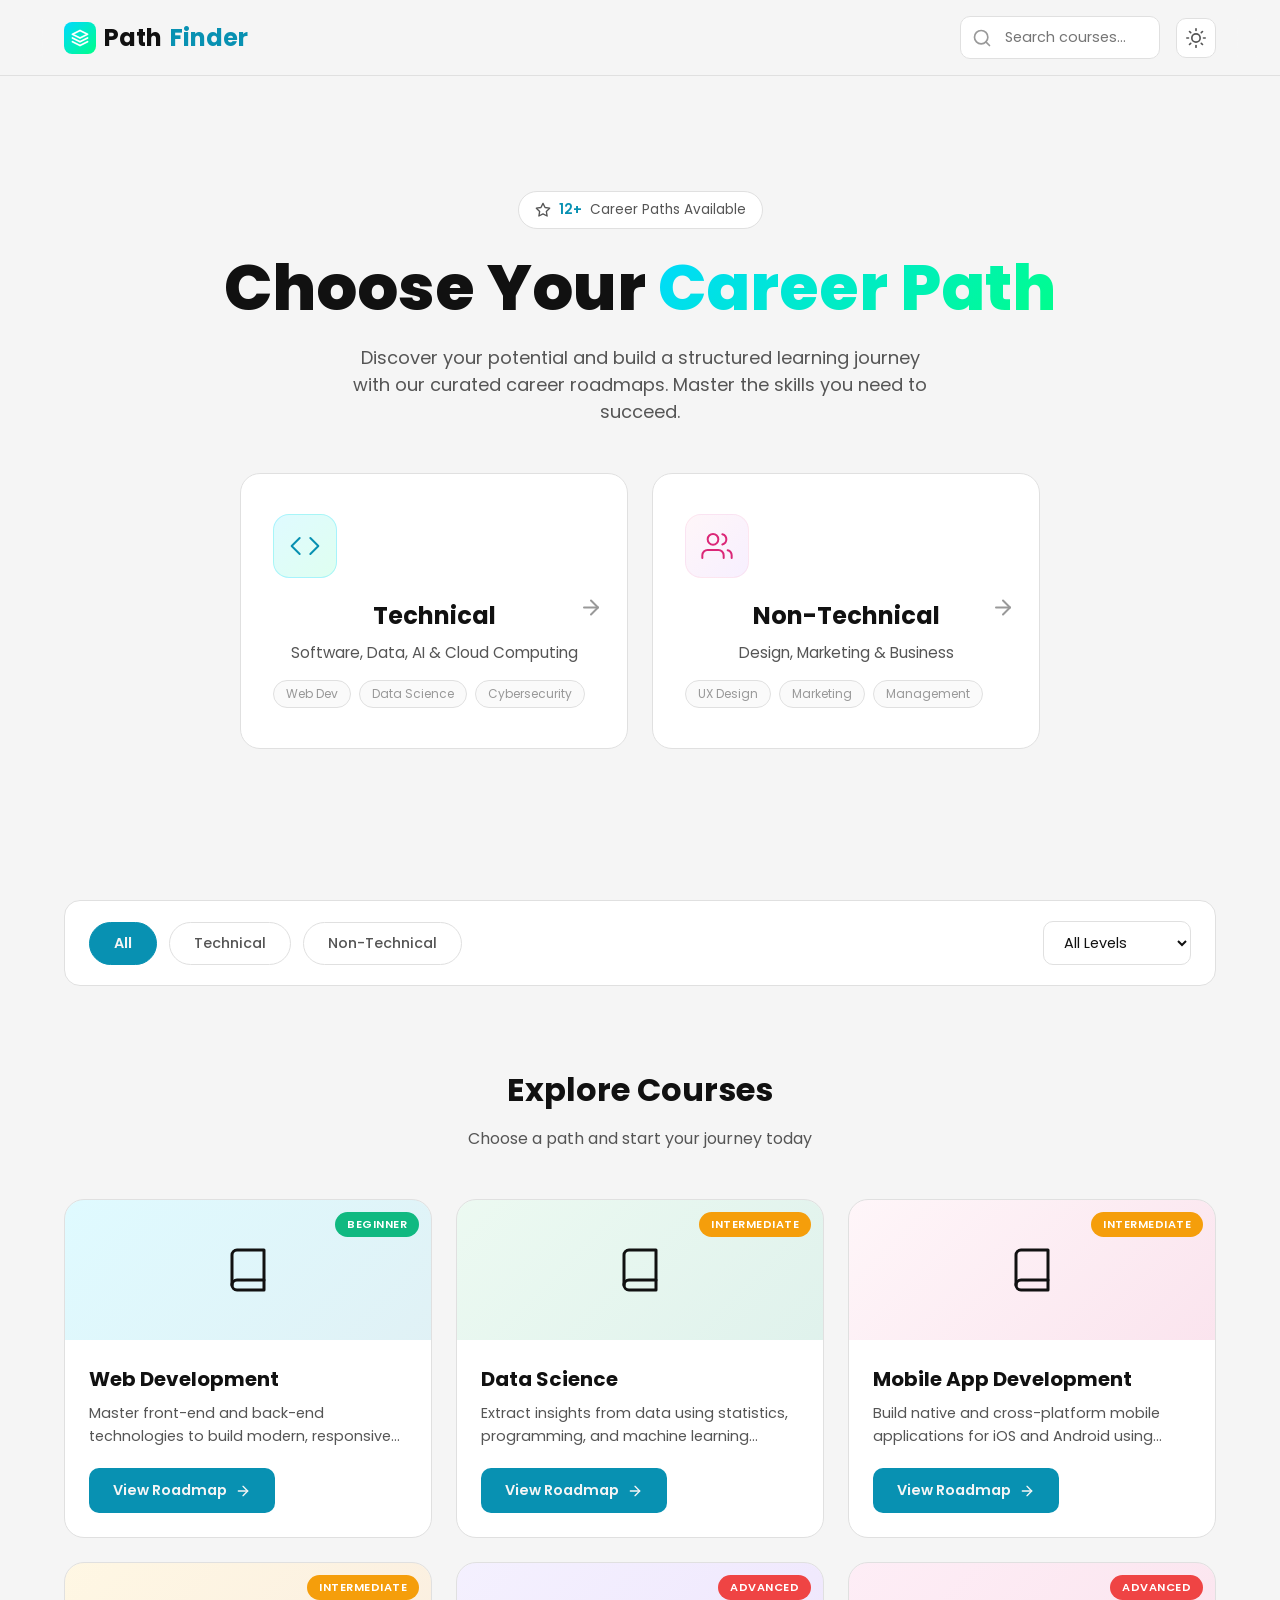
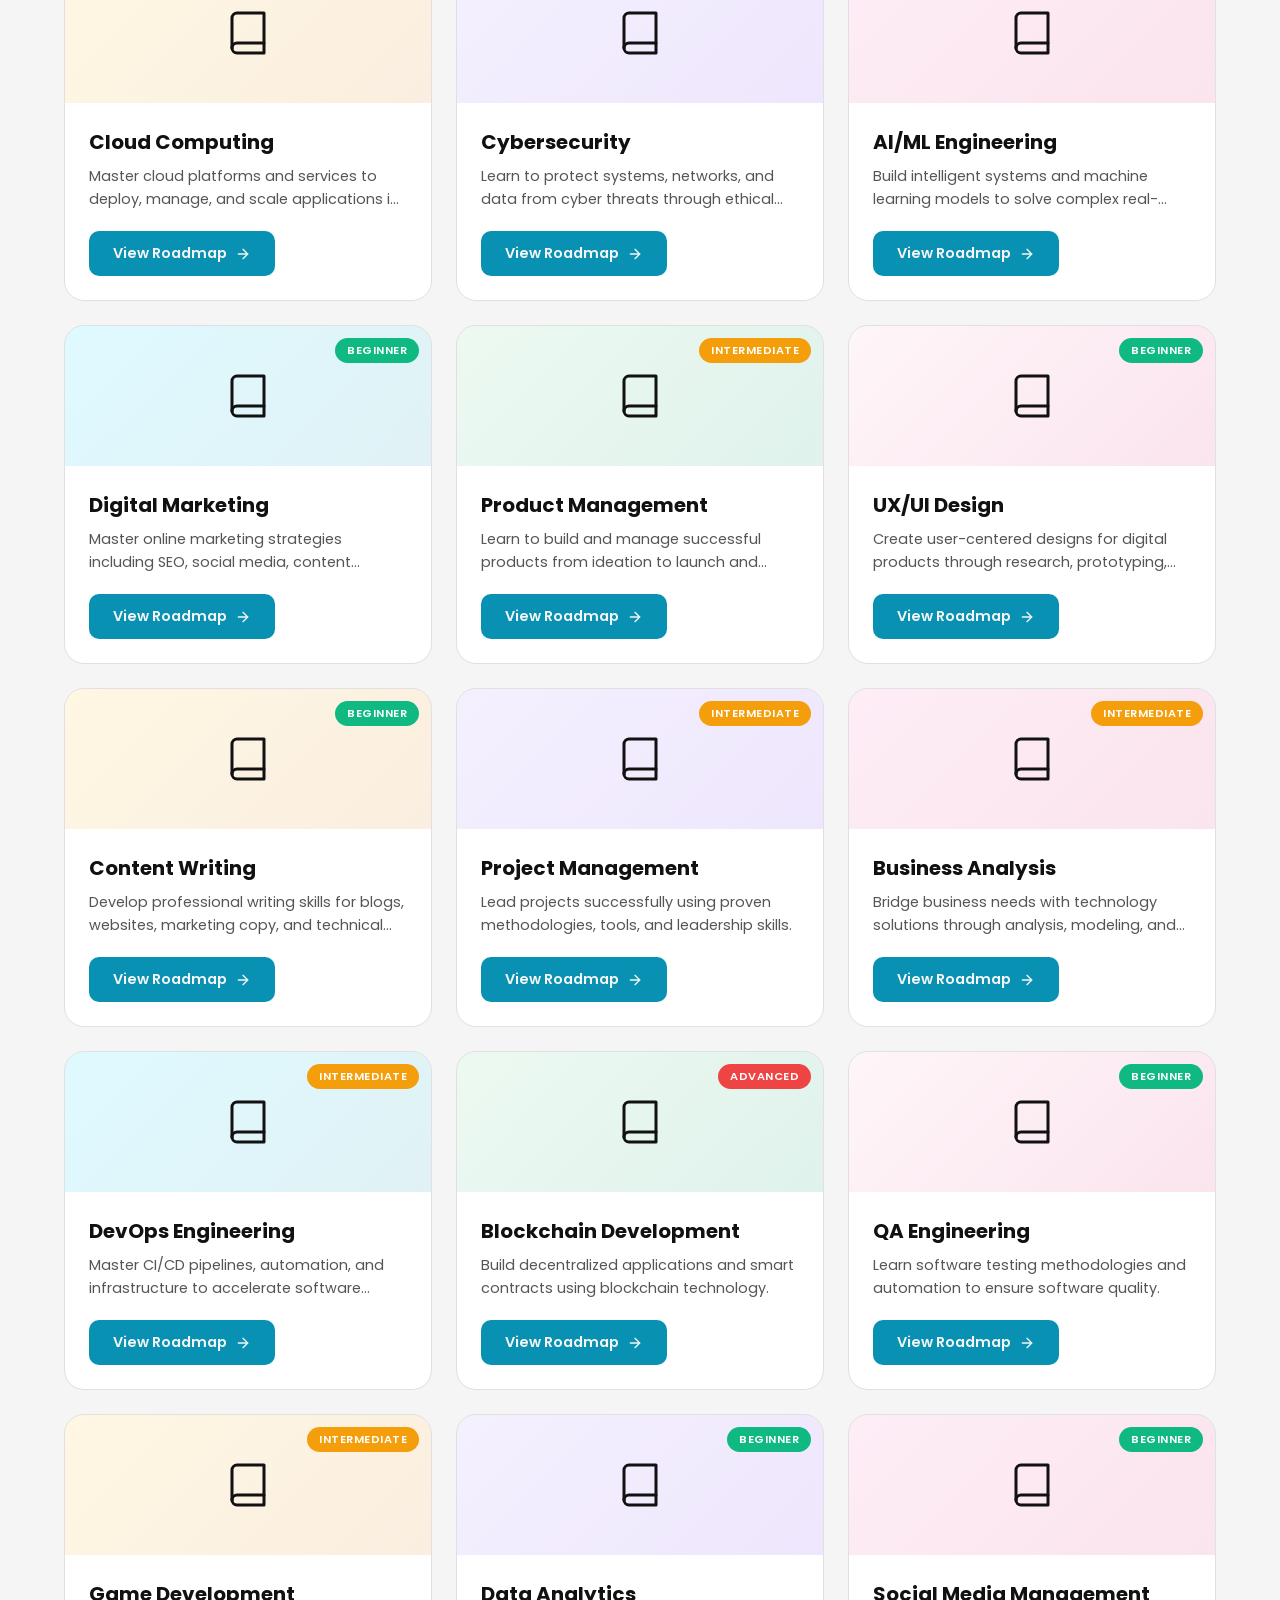
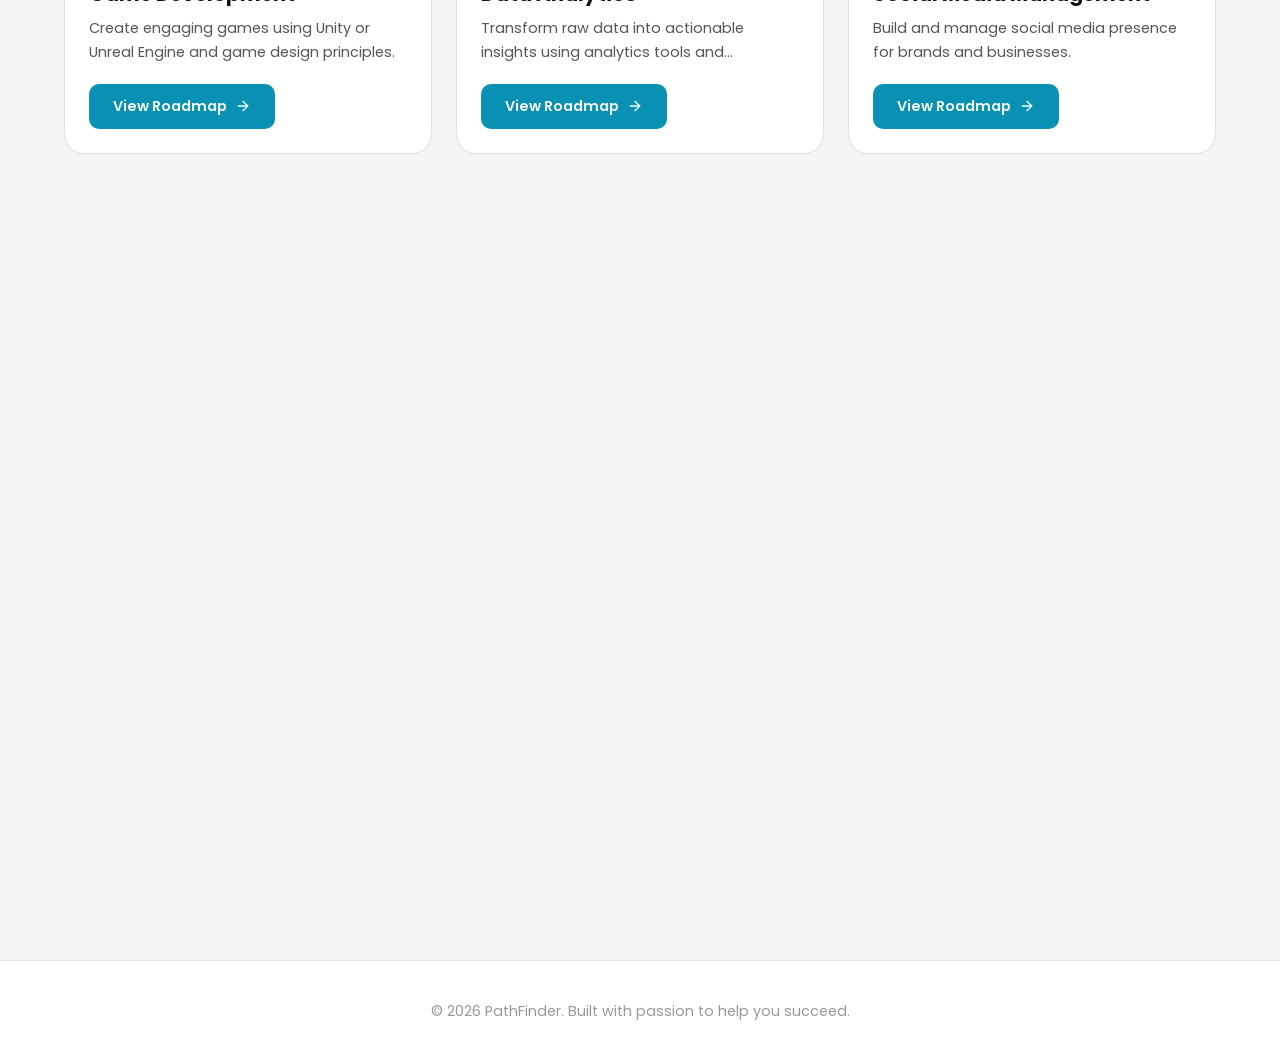
<file: index.html>
<!DOCTYPE html>
<html lang="en">
<head>
    <meta charset="UTF-8">
    <meta name="viewport" content="width=device-width, initial-scale=1.0">
    <title>PathFinder - Choose Your Career Path</title>
    <link rel="preconnect" href="https://fonts.googleapis.com">
    <link rel="preconnect" href="https://fonts.gstatic.com" crossorigin>
    <link href="https://fonts.googleapis.com/css2?family=Poppins:wght@300;400;500;600;700;800&display=swap" rel="stylesheet">
    <link rel="stylesheet" href="style.css">
</head>
<body>
    <!-- Navigation -->
    <nav class="navbar" id="navbar">
        <div class="nav-container">
            <a href="index.html" class="logo">
                <div class="logo-icon">
                    <svg xmlns="http://www.w3.org/2000/svg" width="18" height="18" viewBox="0 0 24 24" fill="none" stroke="white" stroke-width="2.5" stroke-linecap="round" stroke-linejoin="round"><polygon points="12 2 2 7 12 12 22 7 12 2"></polygon><polyline points="2 17 12 22 22 17"></polyline><polyline points="2 12 12 17 22 12"></polyline></svg>
                </div>
                Path<span class="logo-highlight">Finder</span>
            </a>
            <div class="nav-controls">
                <div class="search-wrapper">
                    <svg class="search-icon" xmlns="http://www.w3.org/2000/svg" width="20" height="20" viewBox="0 0 24 24" fill="none" stroke="currentColor" stroke-width="2" stroke-linecap="round" stroke-linejoin="round"><circle cx="11" cy="11" r="8"></circle><line x1="21" y1="21" x2="16.65" y2="16.65"></line></svg>
                    <input type="text" id="searchInput" class="search-input" placeholder="Search courses...">
                </div>
                <button class="theme-toggle" id="themeToggle" aria-label="Toggle theme">
                    <svg class="sun-icon" xmlns="http://www.w3.org/2000/svg" width="20" height="20" viewBox="0 0 24 24" fill="none" stroke="currentColor" stroke-width="2" stroke-linecap="round" stroke-linejoin="round"><circle cx="12" cy="12" r="5"></circle><line x1="12" y1="1" x2="12" y2="3"></line><line x1="12" y1="21" x2="12" y2="23"></line><line x1="4.22" y1="4.22" x2="5.64" y2="5.64"></line><line x1="18.36" y1="18.36" x2="19.78" y2="19.78"></line><line x1="1" y1="12" x2="3" y2="12"></line><line x1="21" y1="12" x2="23" y2="12"></line><line x1="4.22" y1="19.78" x2="5.64" y2="18.36"></line><line x1="18.36" y1="5.64" x2="19.78" y2="4.22"></line></svg>
                    <svg class="moon-icon" xmlns="http://www.w3.org/2000/svg" width="20" height="20" viewBox="0 0 24 24" fill="none" stroke="currentColor" stroke-width="2" stroke-linecap="round" stroke-linejoin="round"><path d="M21 12.79A9 9 0 1 1 11.21 3 7 7 0 0 0 21 12.79z"></path></svg>
                </button>
            </div>
        </div>
    </nav>

    <!-- Hero Section -->
    <section class="hero" id="hero">
        <div class="hero-content">
            <div class="hero-badge">
                <svg xmlns="http://www.w3.org/2000/svg" width="16" height="16" viewBox="0 0 24 24" fill="none" stroke="currentColor" stroke-width="2" stroke-linecap="round" stroke-linejoin="round"><polygon points="12 2 15.09 8.26 22 9.27 17 14.14 18.18 21.02 12 17.77 5.82 21.02 7 14.14 2 9.27 8.91 8.26 12 2"></polygon></svg>
                <span>12+</span> Career Paths Available
            </div>
            <h1 class="hero-title">Choose Your <span class="title-gradient">Career Path</span></h1>
            <p class="hero-subtitle">Discover your potential and build a structured learning journey with our curated career roadmaps. Master the skills you need to succeed.</p>
            <div class="category-cards">
                <a href="technical.html" class="category-card technical" data-category="technical">
                    <div class="card-icon">
                        <svg xmlns="http://www.w3.org/2000/svg" width="32" height="32" viewBox="0 0 24 24" fill="none" stroke="currentColor" stroke-width="1.5" stroke-linecap="round" stroke-linejoin="round"><polyline points="16 18 22 12 16 6"></polyline><polyline points="8 6 2 12 8 18"></polyline></svg>
                    </div>
                    <h2>Technical</h2>
                    <p>Software, Data, AI & Cloud Computing</p>
                    <div class="card-tags">
                        <span class="card-tag">Web Dev</span>
                        <span class="card-tag">Data Science</span>
                        <span class="card-tag">Cybersecurity</span>
                    </div>
                    <div class="card-arrow">
                        <svg xmlns="http://www.w3.org/2000/svg" width="24" height="24" viewBox="0 0 24 24" fill="none" stroke="currentColor" stroke-width="2" stroke-linecap="round" stroke-linejoin="round"><line x1="5" y1="12" x2="19" y2="12"></line><polyline points="12 5 19 12 12 19"></polyline></svg>
                    </div>
                </a>
                <a href="non-technical.html" class="category-card non-technical" data-category="non-technical">
                    <div class="card-icon">
                        <svg xmlns="http://www.w3.org/2000/svg" width="32" height="32" viewBox="0 0 24 24" fill="none" stroke="currentColor" stroke-width="1.5" stroke-linecap="round" stroke-linejoin="round"><path d="M17 21v-2a4 4 0 0 0-4-4H5a4 4 0 0 0-4 4v2"></path><circle cx="9" cy="7" r="4"></circle><path d="M23 21v-2a4 4 0 0 0-3-3.87"></path><path d="M16 3.13a4 4 0 0 1 0 7.75"></path></svg>
                    </div>
                    <h2>Non-Technical</h2>
                    <p>Design, Marketing & Business</p>
                    <div class="card-tags">
                        <span class="card-tag">UX Design</span>
                        <span class="card-tag">Marketing</span>
                        <span class="card-tag">Management</span>
                    </div>
                    <div class="card-arrow">
                        <svg xmlns="http://www.w3.org/2000/svg" width="24" height="24" viewBox="0 0 24 24" fill="none" stroke="currentColor" stroke-width="2" stroke-linecap="round" stroke-linejoin="round"><line x1="5" y1="12" x2="19" y2="12"></line><polyline points="12 5 19 12 12 19"></polyline></svg>
                    </div>
                </a>
            </div>
        </div>
        <div class="hero-shapes">
            <div class="shape shape-1"></div>
            <div class="shape shape-2"></div>
            <div class="shape shape-3"></div>
        </div>
    </section>

    <!-- Filter Section -->
    <section class="filters" id="filters">
        <div class="filters-container">
            <div class="filter-pills">
                <button class="filter-pill active" data-filter="all">All</button>
                <button class="filter-pill" data-filter="technical">Technical</button>
                <button class="filter-pill" data-filter="non-technical">Non-Technical</button>
            </div>
            <div class="difficulty-filter">
                <select id="difficultyFilter" class="difficulty-select">
                    <option value="all">All Levels</option>
                    <option value="Beginner">Beginner</option>
                    <option value="Intermediate">Intermediate</option>
                    <option value="Advanced">Advanced</option>
                </select>
            </div>
        </div>
    </section>

    <!-- Course Section -->
    <section class="courses" id="courses">
        <div class="section-header">
            <h2 class="section-title">Explore Courses</h2>
            <p class="section-subtitle">Choose a path and start your journey today</p>
        </div>
        <div class="courses-grid" id="coursesGrid">
            <!-- Courses will be dynamically inserted here -->
        </div>
        <div class="no-results" id="noResults" style="display: none;">
            <svg xmlns="http://www.w3.org/2000/svg" width="64" height="64" viewBox="0 0 24 24" fill="none" stroke="currentColor" stroke-width="1" stroke-linecap="round" stroke-linejoin="round"><circle cx="11" cy="11" r="8"></circle><line x1="21" y1="21" x2="16.65" y2="16.65"></line><line x1="8" y1="11" x2="14" y2="11"></line></svg>
            <p>No courses found matching your criteria</p>
        </div>
    </section>

    <!-- Skills Tree Section -->
    <section class="skills-tree-section" id="skillsTreeSection" style="display: none;">
        <!-- Skills tree will be dynamically inserted here -->
    </section>

    <!-- Roadmap Section -->
    <section class="roadmap" id="roadmap" style="display: none;">
        <div class="roadmap-header">
            <button class="back-button" id="backToCourses">
                <svg xmlns="http://www.w3.org/2000/svg" width="20" height="20" viewBox="0 0 24 24" fill="none" stroke="currentColor" stroke-width="2" stroke-linecap="round" stroke-linejoin="round"><line x1="19" y1="12" x2="5" y2="12"></line><polyline points="12 19 5 12 12 5"></polyline></svg>
                Back to Courses
            </button>
            <div class="roadmap-course-info">
                <h2 class="roadmap-title" id="roadmapTitle">Course Roadmap</h2>
                <span class="roadmap-difficulty" id="roadmapDifficulty">Beginner</span>
            </div>
        </div>
        
        <div class="progress-container">
            <div class="progress-info">
                <span>Your Progress</span>
                <span class="progress-percent" id="progressPercent">0%</span>
            </div>
            <div class="progress-bar">
                <div class="progress-fill" id="progressFill"></div>
            </div>
        </div>

        <div class="timeline" id="timeline">
            <!-- Roadmap steps will be dynamically inserted here -->
        </div>
    </section>

    <!-- Footer -->
    <footer class="footer">
        <div class="footer-content">
            <p>&copy; 2026 PathFinder. Built with passion to help you succeed.</p>
        </div>
    </footer>

    <script src="script.js"></script>
</body>
</html>
</file>
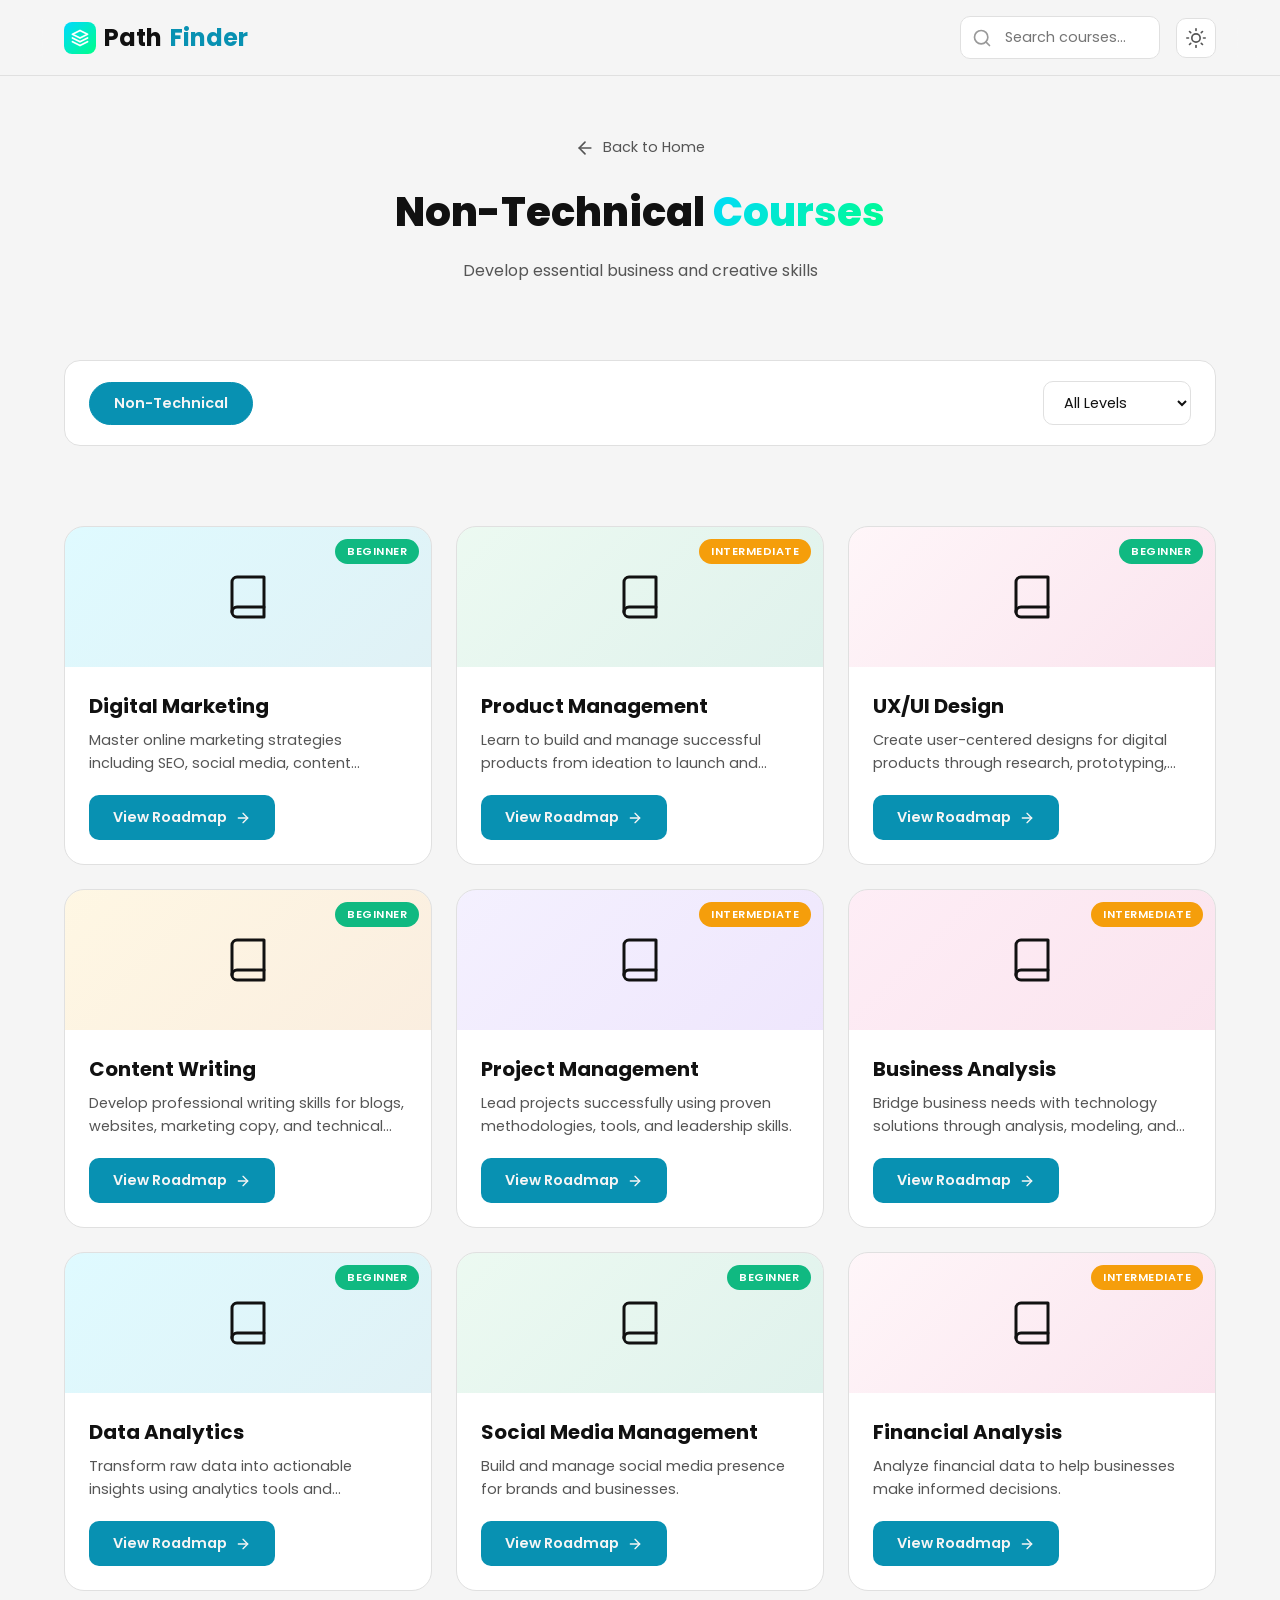
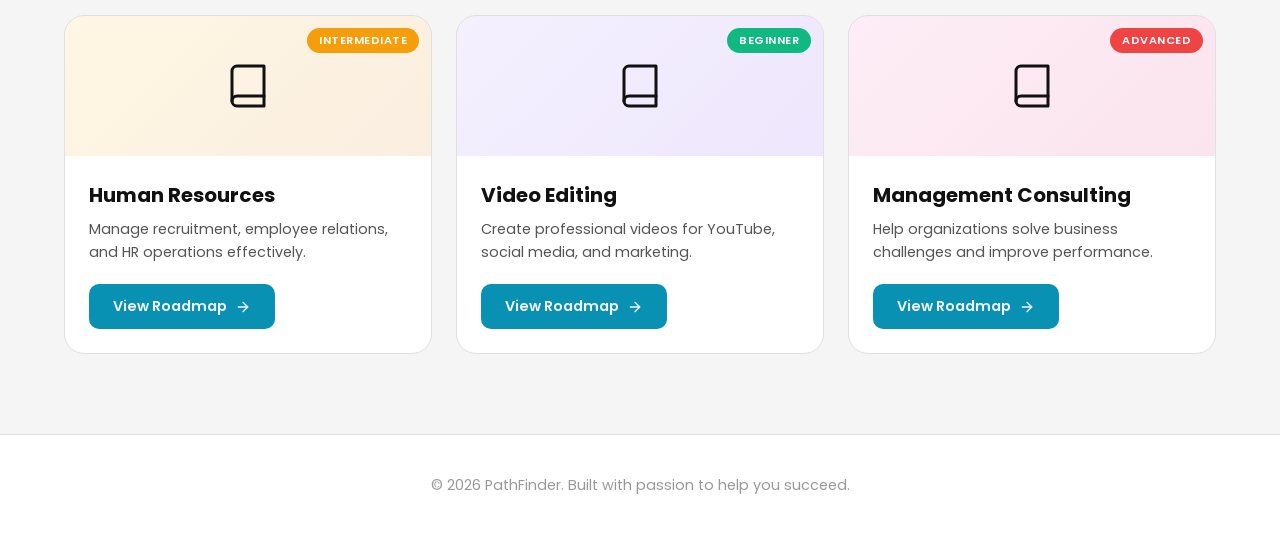
<file: non-technical.html>
<!DOCTYPE html>
<html lang="en">
<head>
    <meta charset="UTF-8">
    <meta name="viewport" content="width=device-width, initial-scale=1.0">
    <title>Non-Technical Courses - PathFinder</title>
    <link rel="preconnect" href="https://fonts.googleapis.com">
    <link rel="preconnect" href="https://fonts.gstatic.com" crossorigin>
    <link href="https://fonts.googleapis.com/css2?family=Poppins:wght@300;400;500;600;700;800&display=swap" rel="stylesheet">
    <link rel="stylesheet" href="style.css">
</head>
<body>
    <!-- Navigation -->
    <nav class="navbar" id="navbar">
        <div class="nav-container">
            <a href="index.html" class="logo">
                <div class="logo-icon">
                    <svg xmlns="http://www.w3.org/2000/svg" width="18" height="18" viewBox="0 0 24 24" fill="none" stroke="white" stroke-width="2.5" stroke-linecap="round" stroke-linejoin="round"><polygon points="12 2 2 7 12 12 22 7 12 2"></polygon><polyline points="2 17 12 22 22 17"></polyline><polyline points="2 12 12 17 22 12"></polyline></svg>
                </div>
                Path<span class="logo-highlight">Finder</span>
            </a>
            <div class="nav-controls">
                <div class="search-wrapper">
                    <svg class="search-icon" xmlns="http://www.w3.org/2000/svg" width="20" height="20" viewBox="0 0 24 24" fill="none" stroke="currentColor" stroke-width="2" stroke-linecap="round" stroke-linejoin="round"><circle cx="11" cy="11" r="8"></circle><line x1="21" y1="21" x2="16.65" y2="16.65"></line></svg>
                    <input type="text" id="searchInput" class="search-input" placeholder="Search courses...">
                </div>
                <button class="theme-toggle" id="themeToggle" aria-label="Toggle theme">
                    <svg class="sun-icon" xmlns="http://www.w3.org/2000/svg" width="20" height="20" viewBox="0 0 24 24" fill="none" stroke="currentColor" stroke-width="2" stroke-linecap="round" stroke-linejoin="round"><circle cx="12" cy="12" r="5"></circle><line x1="12" y1="1" x2="12" y2="3"></line><line x1="12" y1="21" x2="12" y2="23"></line><line x1="4.22" y1="4.22" x2="5.64" y2="5.64"></line><line x1="18.36" y1="18.36" x2="19.78" y2="19.78"></line><line x1="1" y1="12" x2="3" y2="12"></line><line x1="21" y1="12" x2="23" y2="12"></line><line x1="4.22" y1="19.78" x2="5.64" y2="18.36"></line><line x1="18.36" y1="5.64" x2="19.78" y2="4.22"></line></svg>
                    <svg class="moon-icon" xmlns="http://www.w3.org/2000/svg" width="20" height="20" viewBox="0 0 24 24" fill="none" stroke="currentColor" stroke-width="2" stroke-linecap="round" stroke-linejoin="round"><path d="M21 12.79A9 9 0 1 1 11.21 3 7 7 0 0 0 21 12.79z"></path></svg>
                </button>
            </div>
        </div>
    </nav>

    <!-- Course Header -->
    <section class="page-header">
        <div class="page-header-content">
            <a href="index.html" class="back-link">
                <svg xmlns="http://www.w3.org/2000/svg" width="20" height="20" viewBox="0 0 24 24" fill="none" stroke="currentColor" stroke-width="2" stroke-linecap="round" stroke-linejoin="round"><line x1="19" y1="12" x2="5" y2="12"></line><polyline points="12 19 5 12 12 5"></polyline></svg>
                Back to Home
            </a>
            <h1 class="page-title">Non-Technical <span class="title-gradient">Courses</span></h1>
            <p class="page-subtitle">Develop essential business and creative skills</p>
        </div>
    </section>

    <!-- Filter Section -->
    <section class="filters" id="filters">
        <div class="filters-container">
            <div class="filter-pills">
                <button class="filter-pill active" data-filter="non-technical">Non-Technical</button>
            </div>
            <div class="difficulty-filter">
                <select id="difficultyFilter" class="difficulty-select">
                    <option value="all">All Levels</option>
                    <option value="Beginner">Beginner</option>
                    <option value="Intermediate">Intermediate</option>
                    <option value="Advanced">Advanced</option>
                </select>
            </div>
        </div>
    </section>

    <!-- Course Section -->
    <section class="courses" id="courses">
        <div class="courses-grid" id="coursesGrid">
            <!-- Courses will be dynamically inserted here -->
        </div>
        <div class="no-results" id="noResults" style="display: none;">
            <svg xmlns="http://www.w3.org/2000/svg" width="64" height="64" viewBox="0 0 24 24" fill="none" stroke="currentColor" stroke-width="1" stroke-linecap="round" stroke-linejoin="round"><circle cx="11" cy="11" r="8"></circle><line x1="21" y1="21" x2="16.65" y2="16.65"></line><line x1="8" y1="11" x2="14" y2="11"></line></svg>
            <p>No courses found matching your criteria</p>
        </div>
    </section>

    <!-- Skills Tree Section -->
    <section class="skills-tree-section" id="skillsTreeSection" style="display: none;">
        <!-- Skills tree will be dynamically inserted here -->
    </section>

    <!-- Roadmap Section -->
    <section class="roadmap" id="roadmap" style="display: none;">
        <div class="roadmap-header">
            <button class="back-button" id="backToCourses">
                <svg xmlns="http://www.w3.org/2000/svg" width="20" height="20" viewBox="0 0 24 24" fill="none" stroke="currentColor" stroke-width="2" stroke-linecap="round" stroke-linejoin="round"><line x1="19" y1="12" x2="5" y2="12"></line><polyline points="12 19 5 12 12 5"></polyline></svg>
                Back to Courses
            </button>
            <div class="roadmap-course-info">
                <h2 class="roadmap-title" id="roadmapTitle">Course Roadmap</h2>
                <span class="roadmap-difficulty" id="roadmapDifficulty">Beginner</span>
            </div>
        </div>
        
        <div class="progress-container">
            <div class="progress-info">
                <span>Your Progress</span>
                <span class="progress-percent" id="progressPercent">0%</span>
            </div>
            <div class="progress-bar">
                <div class="progress-fill" id="progressFill"></div>
            </div>
        </div>

        <div class="timeline" id="timeline">
            <!-- Roadmap steps will be dynamically inserted here -->
        </div>
    </section>

    <!-- Footer -->
    <footer class="footer">
        <div class="footer-content">
            <p>&copy; 2026 PathFinder. Built with passion to help you succeed.</p>
        </div>
    </footer>

    <script src="script.js"></script>
    <script>
        document.addEventListener('DOMContentLoaded', () => {
            currentCategory = 'non-technical';
            renderCourses();
        });
    </script>
</body>
</html>
</file>
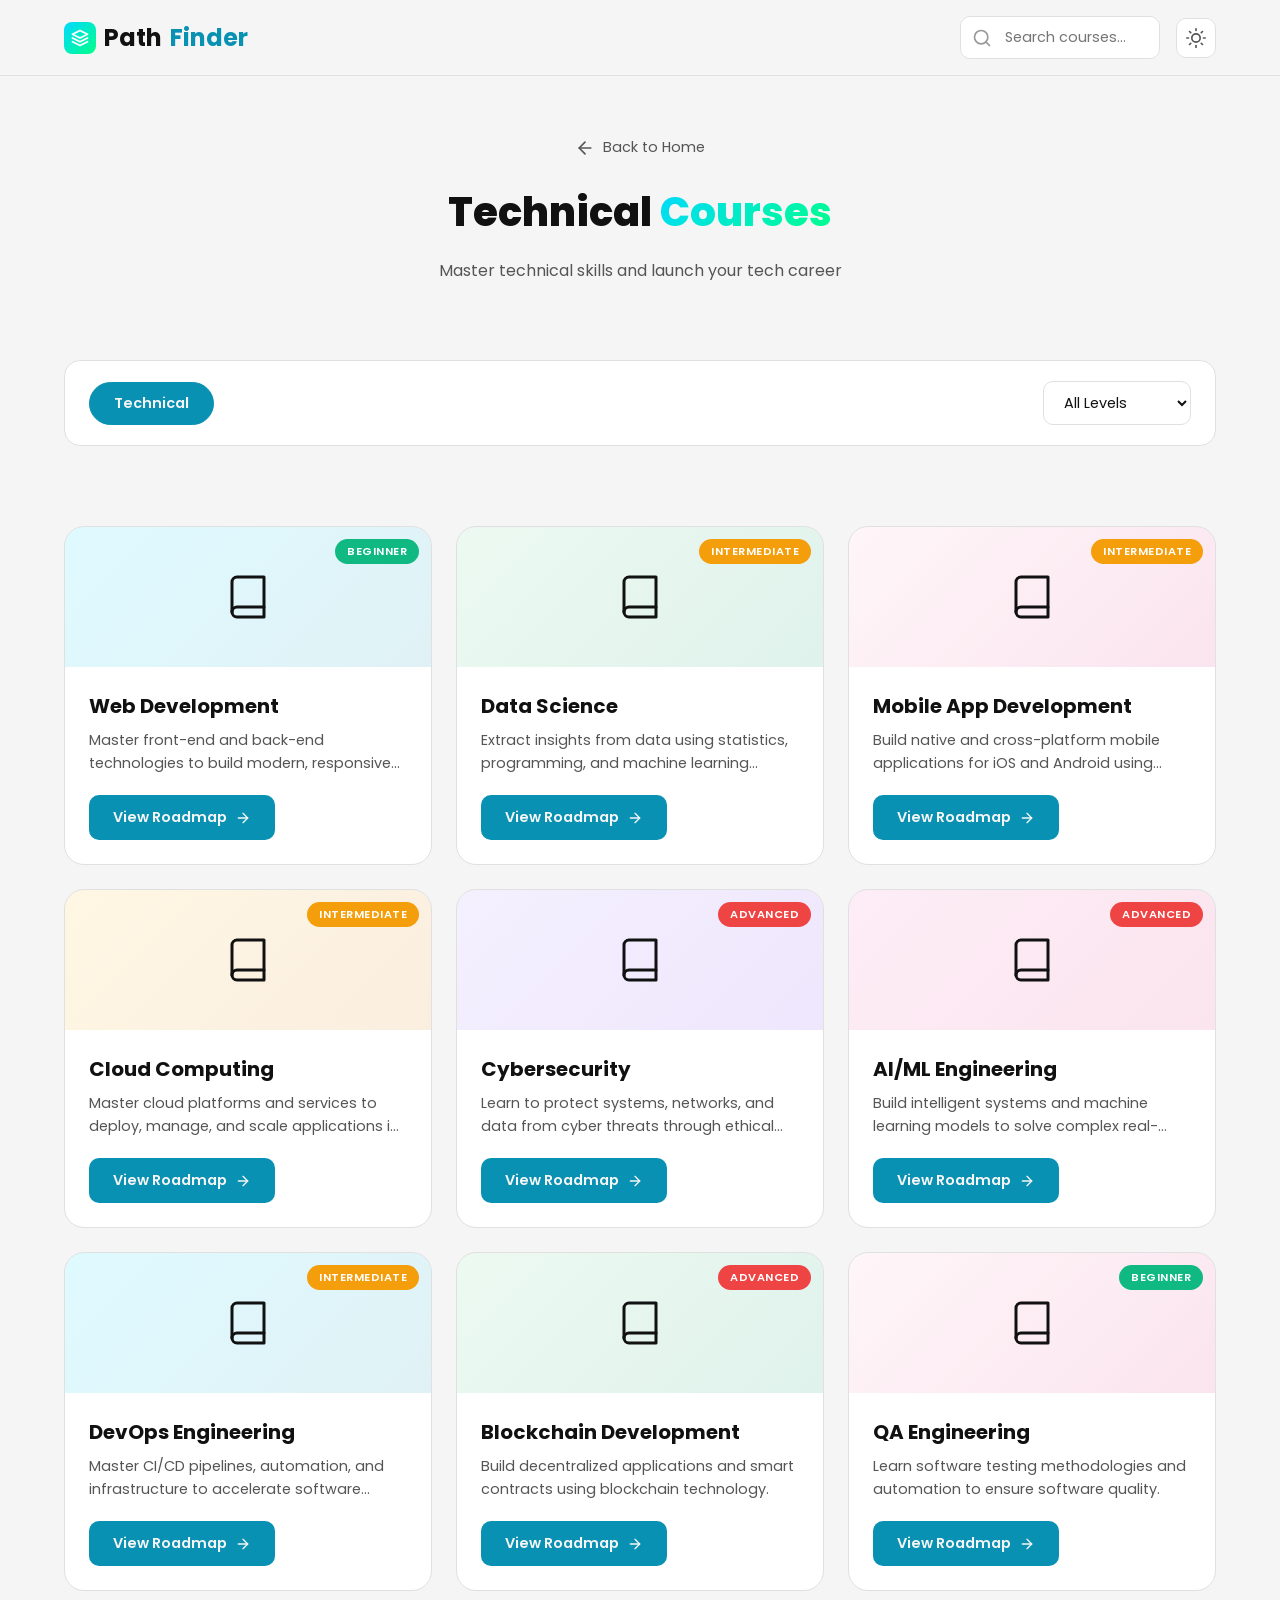
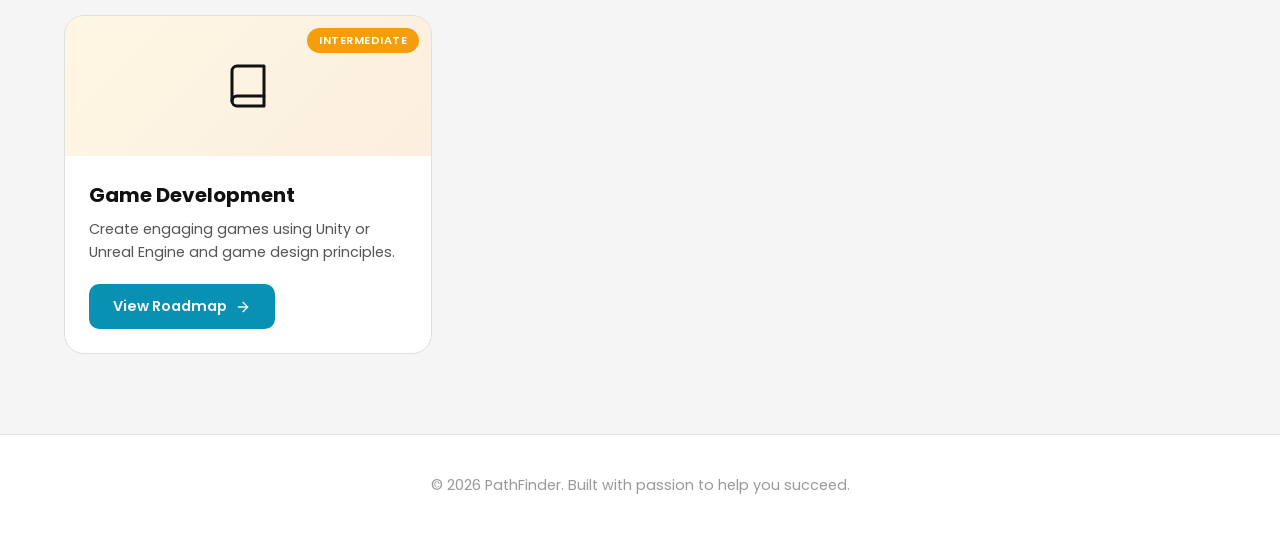
<file: technical.html>
<!DOCTYPE html>
<html lang="en">
<head>
    <meta charset="UTF-8">
    <meta name="viewport" content="width=device-width, initial-scale=1.0">
    <title>Technical Courses - PathFinder</title>
    <link rel="preconnect" href="https://fonts.googleapis.com">
    <link rel="preconnect" href="https://fonts.gstatic.com" crossorigin>
    <link href="https://fonts.googleapis.com/css2?family=Poppins:wght@300;400;500;600;700;800&display=swap" rel="stylesheet">
    <link rel="stylesheet" href="style.css">
</head>
<body>
    <!-- Navigation -->
    <nav class="navbar" id="navbar">
        <div class="nav-container">
            <a href="index.html" class="logo">
                <div class="logo-icon">
                    <svg xmlns="http://www.w3.org/2000/svg" width="18" height="18" viewBox="0 0 24 24" fill="none" stroke="white" stroke-width="2.5" stroke-linecap="round" stroke-linejoin="round"><polygon points="12 2 2 7 12 12 22 7 12 2"></polygon><polyline points="2 17 12 22 22 17"></polyline><polyline points="2 12 12 17 22 12"></polyline></svg>
                </div>
                Path<span class="logo-highlight">Finder</span>
            </a>
            <div class="nav-controls">
                <div class="search-wrapper">
                    <svg class="search-icon" xmlns="http://www.w3.org/2000/svg" width="20" height="20" viewBox="0 0 24 24" fill="none" stroke="currentColor" stroke-width="2" stroke-linecap="round" stroke-linejoin="round"><circle cx="11" cy="11" r="8"></circle><line x1="21" y1="21" x2="16.65" y2="16.65"></line></svg>
                    <input type="text" id="searchInput" class="search-input" placeholder="Search courses...">
                </div>
                <button class="theme-toggle" id="themeToggle" aria-label="Toggle theme">
                    <svg class="sun-icon" xmlns="http://www.w3.org/2000/svg" width="20" height="20" viewBox="0 0 24 24" fill="none" stroke="currentColor" stroke-width="2" stroke-linecap="round" stroke-linejoin="round"><circle cx="12" cy="12" r="5"></circle><line x1="12" y1="1" x2="12" y2="3"></line><line x1="12" y1="21" x2="12" y2="23"></line><line x1="4.22" y1="4.22" x2="5.64" y2="5.64"></line><line x1="18.36" y1="18.36" x2="19.78" y2="19.78"></line><line x1="1" y1="12" x2="3" y2="12"></line><line x1="21" y1="12" x2="23" y2="12"></line><line x1="4.22" y1="19.78" x2="5.64" y2="18.36"></line><line x1="18.36" y1="5.64" x2="19.78" y2="4.22"></line></svg>
                    <svg class="moon-icon" xmlns="http://www.w3.org/2000/svg" width="20" height="20" viewBox="0 0 24 24" fill="none" stroke="currentColor" stroke-width="2" stroke-linecap="round" stroke-linejoin="round"><path d="M21 12.79A9 9 0 1 1 11.21 3 7 7 0 0 0 21 12.79z"></path></svg>
                </button>
            </div>
        </div>
    </nav>

    <!-- Course Header -->
    <section class="page-header">
        <div class="page-header-content">
            <a href="index.html" class="back-link">
                <svg xmlns="http://www.w3.org/2000/svg" width="20" height="20" viewBox="0 0 24 24" fill="none" stroke="currentColor" stroke-width="2" stroke-linecap="round" stroke-linejoin="round"><line x1="19" y1="12" x2="5" y2="12"></line><polyline points="12 19 5 12 12 5"></polyline></svg>
                Back to Home
            </a>
            <h1 class="page-title">Technical <span class="title-gradient">Courses</span></h1>
            <p class="page-subtitle">Master technical skills and launch your tech career</p>
        </div>
    </section>

    <!-- Filter Section -->
    <section class="filters" id="filters">
        <div class="filters-container">
            <div class="filter-pills">
                <button class="filter-pill active" data-filter="technical">Technical</button>
            </div>
            <div class="difficulty-filter">
                <select id="difficultyFilter" class="difficulty-select">
                    <option value="all">All Levels</option>
                    <option value="Beginner">Beginner</option>
                    <option value="Intermediate">Intermediate</option>
                    <option value="Advanced">Advanced</option>
                </select>
            </div>
        </div>
    </section>

    <!-- Course Section -->
    <section class="courses" id="courses">
        <div class="courses-grid" id="coursesGrid">
            <!-- Courses will be dynamically inserted here -->
        </div>
        <div class="no-results" id="noResults" style="display: none;">
            <svg xmlns="http://www.w3.org/2000/svg" width="64" height="64" viewBox="0 0 24 24" fill="none" stroke="currentColor" stroke-width="1" stroke-linecap="round" stroke-linejoin="round"><circle cx="11" cy="11" r="8"></circle><line x1="21" y1="21" x2="16.65" y2="16.65"></line><line x1="8" y1="11" x2="14" y2="11"></line></svg>
            <p>No courses found matching your criteria</p>
        </div>
    </section>

    <!-- Skills Tree Section -->
    <section class="skills-tree-section" id="skillsTreeSection" style="display: none;">
        <!-- Skills tree will be dynamically inserted here -->
    </section>

    <!-- Roadmap Section -->
    <section class="roadmap" id="roadmap" style="display: none;">
        <div class="roadmap-header">
            <button class="back-button" id="backToCourses">
                <svg xmlns="http://www.w3.org/2000/svg" width="20" height="20" viewBox="0 0 24 24" fill="none" stroke="currentColor" stroke-width="2" stroke-linecap="round" stroke-linejoin="round"><line x1="19" y1="12" x2="5" y2="12"></line><polyline points="12 19 5 12 12 5"></polyline></svg>
                Back to Courses
            </button>
            <div class="roadmap-course-info">
                <h2 class="roadmap-title" id="roadmapTitle">Course Roadmap</h2>
                <span class="roadmap-difficulty" id="roadmapDifficulty">Beginner</span>
            </div>
        </div>
        
        <div class="progress-container">
            <div class="progress-info">
                <span>Your Progress</span>
                <span class="progress-percent" id="progressPercent">0%</span>
            </div>
            <div class="progress-bar">
                <div class="progress-fill" id="progressFill"></div>
            </div>
        </div>

        <div class="timeline" id="timeline">
            <!-- Roadmap steps will be dynamically inserted here -->
        </div>
    </section>

    <!-- Footer -->
    <footer class="footer">
        <div class="footer-content">
            <p>&copy; 2026 PathFinder. Built with passion to help you succeed.</p>
        </div>
    </footer>

    <script src="script.js"></script>
    <script>
        document.addEventListener('DOMContentLoaded', () => {
            currentCategory = 'technical';
            renderCourses();
        });
    </script>
</body>
</html>
</file>
<file: style.css>
/* ================================
   PathFinder - MERN Developer Style
   ================================ */

:root {
    --bg-dark: #0a0a0a;
    --bg-card: #141414;
    --bg-elevated: #1a1a1a;
    --border: #2a2a2a;
    --border-hover: #3a3a3a;
    --primary: #00d9ff;
    --primary-dim: #00d9ff20;
    --secondary: #68d391;
    --accent: #fbb6ce;
    --text-primary: #ffffff;
    --text-secondary: #a0a0a0;
    --text-muted: #666666;
    --gradient-1: linear-gradient(135deg, #00d9ff, #00ff88);
    --gradient-2: linear-gradient(135deg, #68d391, #00d9ff);
    --gradient-3: linear-gradient(135deg, #fbb6ce, #c084fc);
    --shadow: rgba(0, 0, 0, 0.4);
    --glow: 0 0 30px rgba(0, 217, 255, 0.3);
}

[data-theme="light"] {
    --bg-dark: #f5f5f5;
    --bg-card: #ffffff;
    --bg-elevated: #fafafa;
    --border: #e0e0e0;
    --border-hover: #d0d0d0;
    --primary: #0891b2;
    --primary-dim: #0891b2020;
    --secondary: #059669;
    --accent: #db2777;
    --text-primary: #111111;
    --text-secondary: #555555;
    --text-muted: #999999;
    --shadow: rgba(0, 0, 0, 0.1);
    --glow: 0 0 30px rgba(8, 145, 178, 0.2);
}

* {
    margin: 0;
    padding: 0;
    box-sizing: border-box;
}

html {
    scroll-behavior: smooth;
}

body {
    font-family: 'Poppins', -apple-system, BlinkMacSystemFont, sans-serif;
    background: var(--bg-dark);
    color: var(--text-primary);
    min-height: 100vh;
    transition: all 0.3s ease;
    overflow-x: hidden;
}

/* ================================
   Navigation
   ================================ */

.navbar {
    position: fixed;
    top: 0;
    left: 0;
    right: 0;
    z-index: 1000;
    padding: 16px 0;
    background: rgba(10, 10, 10, 0.8);
    backdrop-filter: blur(20px);
    border-bottom: 1px solid var(--border);
    transition: all 0.3s ease;
}

[data-theme="light"] .navbar {
    background: rgba(245, 245, 245, 0.9);
}

.nav-container {
    max-width: 1200px;
    margin: 0 auto;
    padding: 0 24px;
    display: flex;
    justify-content: space-between;
    align-items: center;
}

.logo {
    font-size: 1.5rem;
    font-weight: 700;
    text-decoration: none;
    color: var(--text-primary);
    display: flex;
    align-items: center;
    gap: 8px;
}

.logo-icon {
    width: 32px;
    height: 32px;
    background: var(--gradient-1);
    border-radius: 8px;
    display: flex;
    align-items: center;
    justify-content: center;
}

.logo-highlight {
    color: var(--primary);
}

.nav-controls {
    display: flex;
    align-items: center;
    gap: 16px;
}

.search-wrapper {
    position: relative;
    display: none;
}

.search-icon {
    position: absolute;
    left: 12px;
    top: 50%;
    transform: translateY(-50%);
    color: var(--text-muted);
}

.search-input {
    padding: 10px 16px 10px 44px;
    border: 1px solid var(--border);
    border-radius: 10px;
    background: var(--bg-card);
    color: var(--text-primary);
    font-family: inherit;
    font-size: 0.9rem;
    width: 200px;
    transition: all 0.3s ease;
}

.search-input:focus {
    outline: none;
    border-color: var(--primary);
    box-shadow: 0 0 0 3px var(--primary-dim);
}

.theme-toggle {
    width: 40px;
    height: 40px;
    border-radius: 10px;
    border: 1px solid var(--border);
    background: var(--bg-card);
    cursor: pointer;
    display: flex;
    align-items: center;
    justify-content: center;
    transition: all 0.3s ease;
    color: var(--text-secondary);
}

.theme-toggle:hover {
    border-color: var(--primary);
    color: var(--primary);
    transform: scale(1.05);
}

.sun-icon { display: block; }
.moon-icon { display: none; }

[data-theme="dark"] .sun-icon { display: none; }
[data-theme="dark"] .moon-icon { display: block; }

@media (min-width: 768px) {
    .search-wrapper { display: block; }
}

/* ================================
   Hero Section
   ================================ */

.hero {
    min-height: 100vh;
    display: flex;
    align-items: center;
    justify-content: center;
    padding: 120px 24px 80px;
    position: relative;
    overflow: hidden;
}

.hero::before {
    content: '';
    position: absolute;
    top: 0;
    left: 50%;
    transform: translateX(-50%);
    width: 800px;
    height: 800px;
    background: radial-gradient(circle, var(--primary-dim) 0%, transparent 70%);
    pointer-events: none;
}

.hero-content {
    text-align: center;
    max-width: 900px;
    z-index: 1;
}

.hero-badge {
    display: inline-flex;
    align-items: center;
    gap: 8px;
    padding: 8px 16px;
    background: var(--bg-card);
    border: 1px solid var(--border);
    border-radius: 50px;
    font-size: 0.85rem;
    color: var(--text-secondary);
    margin-bottom: 24px;
    animation: fadeInDown 0.6s ease;
}

.hero-badge span {
    color: var(--primary);
    font-weight: 600;
}

.hero-title {
    font-size: clamp(2.5rem, 6vw, 4rem);
    font-weight: 800;
    margin-bottom: 20px;
    line-height: 1.1;
    animation: fadeInUp 0.6s ease 0.1s both;
}

.hero-title .title-gradient {
    background: var(--gradient-1);
    -webkit-background-clip: text;
    -webkit-text-fill-color: transparent;
    background-clip: text;
}

.hero-subtitle {
    font-size: 1.125rem;
    color: var(--text-secondary);
    margin-bottom: 48px;
    max-width: 600px;
    margin-left: auto;
    margin-right: auto;
    animation: fadeInUp 0.6s ease 0.2s both;
}

.category-cards {
    display: grid;
    grid-template-columns: 1fr;
    gap: 24px;
    max-width: 800px;
    margin: 0 auto;
    animation: fadeInUp 0.6s ease 0.3s both;
}

.category-card {
    position: relative;
    padding: 40px 32px;
    border-radius: 20px;
    background: var(--bg-card);
    border: 1px solid var(--border);
    text-decoration: none;
    display: block;
    transition: all 0.4s cubic-bezier(0.175, 0.885, 0.32, 1.275);
    overflow: hidden;
}

.category-card::before {
    content: '';
    position: absolute;
    inset: 0;
    background: linear-gradient(135deg, var(--primary-dim), transparent);
    opacity: 0;
    transition: opacity 0.3s ease;
}

.category-card:hover::before {
    opacity: 1;
}

.category-card:hover {
    transform: translateY(-8px);
    border-color: var(--primary);
    box-shadow: var(--glow);
}

.card-icon {
    width: 64px;
    height: 64px;
    border-radius: 16px;
    display: flex;
    align-items: center;
    justify-content: center;
    margin-bottom: 20px;
    transition: transform 0.3s ease;
}

.category-card:hover .card-icon {
    transform: scale(1.1);
}

.category-card.technical .card-icon {
    background: linear-gradient(135deg, #00d9ff20, #00ff8820);
    color: var(--primary);
    border: 1px solid #00d9ff40;
}

.category-card.non-technical .card-icon {
    background: linear-gradient(135deg, #fbb6ce20, #c084fc20);
    color: var(--accent);
    border: 1px solid #fbb6ce40;
}

.category-card h2 {
    font-size: 1.5rem;
    font-weight: 700;
    margin-bottom: 8px;
    color: var(--text-primary);
}

.category-card p {
    color: var(--text-secondary);
    font-size: 0.95rem;
    margin-bottom: 16px;
}

.card-tags {
    display: flex;
    flex-wrap: wrap;
    gap: 8px;
}

.card-tag {
    padding: 4px 12px;
    background: var(--bg-elevated);
    border: 1px solid var(--border);
    border-radius: 50px;
    font-size: 0.75rem;
    color: var(--text-muted);
}

.card-arrow {
    position: absolute;
    right: 24px;
    top: 50%;
    transform: translateY(-50%);
    color: var(--text-muted);
    transition: all 0.3s ease;
}

.category-card:hover .card-arrow {
    transform: translateY(-50%) translateX(8px);
    color: var(--primary);
}

@media (min-width: 768px) {
    .category-cards {
        grid-template-columns: 1fr 1fr;
    }
}

/* ================================
   Filters Section
   ================================ */

.filters {
    padding: 0 24px 40px;
    max-width: 1200px;
    margin: 0 auto;
}

.filters-container {
    display: flex;
    flex-direction: column;
    gap: 16px;
    justify-content: space-between;
    align-items: center;
    background: var(--bg-card);
    padding: 20px 24px;
    border-radius: 16px;
    border: 1px solid var(--border);
}

.filter-pills {
    display: flex;
    gap: 12px;
    flex-wrap: wrap;
    justify-content: center;
}

.filter-pill {
    padding: 10px 24px;
    border-radius: 50px;
    border: 1px solid var(--border);
    background: transparent;
    color: var(--text-secondary);
    font-family: inherit;
    font-size: 0.9rem;
    font-weight: 500;
    cursor: pointer;
    transition: all 0.3s ease;
}

.filter-pill:hover {
    border-color: var(--primary);
    color: var(--primary);
}

.filter-pill.active {
    background: var(--primary);
    color: var(--bg-dark);
    border-color: var(--primary);
    font-weight: 600;
}

.difficulty-select {
    padding: 10px 16px;
    border-radius: 10px;
    border: 1px solid var(--border);
    background: var(--bg-card);
    color: var(--text-primary);
    font-family: inherit;
    font-size: 0.9rem;
    cursor: pointer;
    transition: all 0.3s ease;
}

.difficulty-select:focus {
    outline: none;
    border-color: var(--primary);
}

@media (min-width: 768px) {
    .filters-container {
        flex-direction: row;
    }
}

/* ================================
   Course Section
   ================================ */

.courses {
    padding: 40px 24px 80px;
    max-width: 1200px;
    margin: 0 auto;
}

.section-header {
    text-align: center;
    margin-bottom: 48px;
}

.section-title {
    font-size: 2rem;
    font-weight: 700;
    margin-bottom: 12px;
}

.section-subtitle {
    color: var(--text-secondary);
}

.courses-grid {
    display: grid;
    grid-template-columns: 1fr;
    gap: 24px;
}

.course-card {
    background: var(--bg-card);
    border: 1px solid var(--border);
    border-radius: 20px;
    overflow: hidden;
    transition: all 0.4s cubic-bezier(0.175, 0.885, 0.32, 1.275);
    cursor: pointer;
    opacity: 0;
    transform: translateY(30px);
}

.course-card.visible {
    opacity: 1;
    transform: translateY(0);
}

.course-card:hover {
    transform: translateY(-8px);
    border-color: var(--primary);
    box-shadow: var(--glow);
}

.course-image {
    height: 140px;
    position: relative;
    overflow: hidden;
}

.course-image-placeholder {
    width: 100%;
    height: 100%;
    display: flex;
    align-items: center;
    justify-content: center;
    transition: transform 0.5s ease;
}

.course-card:hover .course-image-placeholder {
    transform: scale(1.1);
}

.course-card:nth-child(6n+1) .course-image-placeholder {
    background: linear-gradient(135deg, #00d9ff20, #0891b220);
}

.course-card:nth-child(6n+2) .course-image-placeholder {
    background: linear-gradient(135deg, #68d39120, #05966920);
}

.course-card:nth-child(6n+3) .course-image-placeholder {
    background: linear-gradient(135deg, #fbb6ce20, #db277720);
}

.course-card:nth-child(6n+4) .course-image-placeholder {
    background: linear-gradient(135deg, #fbbf2420, #d9770620);
}

.course-card:nth-child(6n+5) .course-image-placeholder {
    background: linear-gradient(135deg, #a78bfa20, #7c3aed20);
}

.course-card:nth-child(6n) .course-image-placeholder {
    background: linear-gradient(135deg, #f472b620, #db277720);
}

.difficulty-badge {
    position: absolute;
    top: 12px;
    right: 12px;
    padding: 4px 12px;
    border-radius: 50px;
    font-size: 0.7rem;
    font-weight: 600;
    text-transform: uppercase;
    letter-spacing: 0.5px;
    backdrop-filter: blur(8px);
}

.difficulty-badge.Beginner {
    background: #10b981;
    color: white;
}

.difficulty-badge.Intermediate {
    background: #f59e0b;
    color: white;
}

.difficulty-badge.Advanced {
    background: #ef4444;
    color: white;
}

.course-content {
    padding: 24px;
}

.course-title {
    font-size: 1.25rem;
    font-weight: 700;
    margin-bottom: 8px;
}

.course-description {
    color: var(--text-secondary);
    font-size: 0.9rem;
    line-height: 1.6;
    margin-bottom: 20px;
    display: -webkit-box;
    -webkit-line-clamp: 2;
    -webkit-box-orient: vertical;
    overflow: hidden;
}

.view-roadmap-btn {
    display: inline-flex;
    align-items: center;
    gap: 8px;
    padding: 12px 24px;
    border-radius: 10px;
    background: var(--primary);
    color: var(--bg-dark);
    font-family: inherit;
    font-size: 0.9rem;
    font-weight: 600;
    border: none;
    cursor: pointer;
    transition: all 0.3s ease;
}

.view-roadmap-btn:hover {
    transform: scale(1.05);
    box-shadow: var(--glow);
}

@media (min-width: 640px) {
    .courses-grid {
        grid-template-columns: repeat(2, 1fr);
    }
}

@media (min-width: 1024px) {
    .courses-grid {
        grid-template-columns: repeat(3, 1fr);
    }
}

.no-results {
    text-align: center;
    padding: 60px 20px;
    color: var(--text-secondary);
}

.no-results svg {
    margin-bottom: 16px;
    opacity: 0.5;
}

/* ================================
   Skills Tree Section
   ================================ */

.skills-tree-section {
    padding: 40px 24px;
    max-width: 900px;
    margin: 0 auto;
}

.skills-tree-header {
    text-align: center;
    margin-bottom: 32px;
}

.skills-tree-title {
    font-size: 1.5rem;
    font-weight: 700;
    margin-bottom: 8px;
    display: flex;
    align-items: center;
    justify-content: center;
    gap: 12px;
}

.skills-tree-title svg {
    color: var(--primary);
}

.skills-tree-subtitle {
    color: var(--text-secondary);
    font-size: 0.9rem;
}

.skills-tree {
    display: flex;
    flex-direction: column;
    align-items: center;
    gap: 0;
}

.skill-node {
    display: flex;
    align-items: center;
    gap: 16px;
    position: relative;
}

.skill-node:not(:last-child)::after {
    content: '';
    position: absolute;
    left: 50%;
    bottom: -20px;
    width: 2px;
    height: 20px;
    background: var(--border);
}

.skill-level {
    display: flex;
    flex-direction: column;
    align-items: center;
}

.level-label {
    font-size: 0.7rem;
    color: var(--text-muted);
    text-transform: uppercase;
    letter-spacing: 1px;
    margin-bottom: 8px;
}

.skill-badges {
    display: flex;
    flex-wrap: wrap;
    gap: 8px;
    justify-content: center;
}

.skill-badge {
    padding: 8px 16px;
    border-radius: 8px;
    background: var(--bg-card);
    border: 1px solid var(--border);
    font-size: 0.85rem;
    color: var(--text-primary);
    transition: all 0.3s ease;
    cursor: default;
}

.skill-badge:hover {
    border-color: var(--primary);
    transform: translateY(-2px);
}

.skill-badge.core {
    background: linear-gradient(135deg, #00d9ff20, #00ff8820);
    border-color: #00d9ff40;
    color: var(--primary);
}

.skill-badge.tools {
    background: linear-gradient(135deg, #68d39120, #05966920);
    border-color: #68d39140;
    color: var(--secondary);
}

.skill-badge.optional {
    background: linear-gradient(135deg, #fbb6ce20, #c084fc20);
    border-color: #fbb6ce40;
    color: var(--accent);
}

/* ================================
   Roadmap Section
   ================================ */

.roadmap {
    padding: 40px 24px 80px;
    max-width: 900px;
    margin: 0 auto;
}

.roadmap-header {
    display: flex;
    flex-direction: column;
    gap: 16px;
    margin-bottom: 32px;
}

.back-button {
    display: inline-flex;
    align-items: center;
    gap: 8px;
    padding: 10px 20px;
    border-radius: 10px;
    border: 1px solid var(--border);
    background: var(--bg-card);
    color: var(--text-secondary);
    font-family: inherit;
    font-size: 0.9rem;
    cursor: pointer;
    transition: all 0.3s ease;
    width: fit-content;
}

.back-button:hover {
    border-color: var(--primary);
    color: var(--primary);
}

.roadmap-course-info {
    display: flex;
    align-items: center;
    gap: 16px;
    flex-wrap: wrap;
}

.roadmap-title {
    font-size: 1.75rem;
    font-weight: 700;
}

.roadmap-difficulty {
    padding: 4px 12px;
    border-radius: 50px;
    font-size: 0.7rem;
    font-weight: 600;
    text-transform: uppercase;
}

.progress-container {
    background: var(--bg-card);
    border: 1px solid var(--border);
    border-radius: 16px;
    padding: 20px 24px;
    margin-bottom: 48px;
}

.progress-info {
    display: flex;
    justify-content: space-between;
    margin-bottom: 12px;
    font-weight: 500;
}

.progress-percent {
    color: var(--primary);
    font-weight: 600;
}

.progress-bar {
    height: 8px;
    background: var(--bg-elevated);
    border-radius: 50px;
    overflow: hidden;
}

.progress-fill {
    height: 100%;
    background: var(--gradient-1);
    border-radius: 50px;
    width: 0%;
    transition: width 0.5s cubic-bezier(0.175, 0.885, 0.32, 1.275);
}

.timeline {
    position: relative;
    padding-left: 40px;
}

.timeline::before {
    content: '';
    position: absolute;
    left: 15px;
    top: 0;
    bottom: 0;
    width: 2px;
    background: linear-gradient(to bottom, var(--primary), var(--secondary));
    border-radius: 2px;
}

.timeline-item {
    position: relative;
    margin-bottom: 40px;
    opacity: 0;
    transform: translateX(-20px);
}

.timeline-item.visible {
    opacity: 1;
    transform: translateX(0);
    transition: all 0.5s ease;
}

.timeline-item:last-child {
    margin-bottom: 0;
}

.timeline-node {
    position: absolute;
    left: -40px;
    top: 24px;
    width: 32px;
    height: 32px;
    border-radius: 50%;
    background: var(--bg-card);
    border: 2px solid var(--primary);
    display: flex;
    align-items: center;
    justify-content: center;
    font-weight: 600;
    font-size: 0.85rem;
    color: var(--primary);
    z-index: 1;
}

.timeline-item.completed .timeline-node {
    background: var(--primary);
    color: var(--bg-dark);
}

.timeline-content {
    background: var(--bg-card);
    border: 1px solid var(--border);
    border-radius: 20px;
    padding: 24px;
    transition: all 0.3s ease;
}

.timeline-content:hover {
    border-color: var(--primary);
    box-shadow: var(--glow);
}

.timeline-header {
    display: flex;
    justify-content: space-between;
    align-items: flex-start;
    margin-bottom: 16px;
    flex-wrap: wrap;
    gap: 12px;
}

.timeline-step-title {
    font-size: 1.25rem;
    font-weight: 600;
}

.timeline-duration {
    padding: 4px 12px;
    border-radius: 50px;
    background: var(--bg-elevated);
    color: var(--text-secondary);
    font-size: 0.8rem;
}

.timeline-description {
    color: var(--text-secondary);
    font-size: 0.95rem;
    line-height: 1.7;
    margin-bottom: 20px;
}

.timeline-video {
    margin-bottom: 20px;
    border-radius: 12px;
    overflow: hidden;
    aspect-ratio: 16/9;
    background: #000;
}

.timeline-video iframe {
    width: 100%;
    height: 100%;
    border: none;
}

.timeline-checkbox {
    display: flex;
    align-items: center;
    gap: 12px;
    cursor: pointer;
}

.checkbox-input {
    display: none;
}

.checkbox-custom {
    width: 24px;
    height: 24px;
    border: 2px solid var(--border);
    border-radius: 6px;
    display: flex;
    align-items: center;
    justify-content: center;
    transition: all 0.3s ease;
    flex-shrink: 0;
}

.checkbox-input:checked + .checkbox-custom {
    background: var(--primary);
    border-color: var(--primary);
    animation: bounce 0.3s ease;
}

.checkbox-custom svg {
    opacity: 0;
    color: var(--bg-dark);
    transition: opacity 0.2s ease;
}

.checkbox-input:checked + .checkbox-custom svg {
    opacity: 1;
}

.checkbox-label {
    font-size: 0.95rem;
    color: var(--text-secondary);
    transition: color 0.3s ease;
}

.checkbox-input:checked ~ .checkbox-label {
    color: var(--primary);
    text-decoration: line-through;
}

@keyframes bounce {
    0%, 100% { transform: scale(1); }
    50% { transform: scale(1.2); }
}

@keyframes fadeInUp {
    from {
        opacity: 0;
        transform: translateY(30px);
    }
    to {
        opacity: 1;
        transform: translateY(0);
    }
}

@keyframes fadeInDown {
    from {
        opacity: 0;
        transform: translateY(-20px);
    }
    to {
        opacity: 1;
        transform: translateY(0);
    }
}

/* ================================
   Footer
   ================================ */

.footer {
    padding: 40px 24px;
    text-align: center;
    border-top: 1px solid var(--border);
    background: var(--bg-card);
}

.footer-content p {
    color: var(--text-muted);
    font-size: 0.9rem;
}

/* ================================
   Page Header (category pages)
   ================================ */

.page-header {
    min-height: 40vh;
    display: flex;
    align-items: center;
    justify-content: center;
    padding: 120px 24px 60px;
    position: relative;
    overflow: hidden;
}

.page-header::before {
    content: '';
    position: absolute;
    top: 0;
    left: 50%;
    transform: translateX(-50%);
    width: 600px;
    height: 600px;
    background: radial-gradient(circle, var(--primary-dim) 0%, transparent 70%);
    pointer-events: none;
}

.page-header-content {
    text-align: center;
    max-width: 600px;
    z-index: 1;
}

.back-link {
    display: inline-flex;
    align-items: center;
    gap: 8px;
    color: var(--text-secondary);
    text-decoration: none;
    font-size: 0.9rem;
    margin-bottom: 24px;
    transition: color 0.3s ease;
}

.back-link:hover {
    color: var(--primary);
}

.page-title {
    font-size: 2.5rem;
    font-weight: 800;
    margin-bottom: 16px;
}

.page-title .title-gradient {
    background: var(--gradient-1);
    -webkit-background-clip: text;
    -webkit-text-fill-color: transparent;
    background-clip: text;
}

.page-subtitle {
    font-size: 1rem;
    color: var(--text-secondary);
}

/* ================================
   Responsive
   ================================ */

@media (max-width: 640px) {
    .hero-title {
        font-size: 2rem;
    }
    
    .hero-subtitle {
        font-size: 1rem;
    }
    
    .section-title {
        font-size: 1.5rem;
    }
    
    .category-card {
        padding: 32px 24px;
    }
    
    .card-arrow {
        display: none;
    }
    
    .page-title {
        font-size: 2rem;
    }
}
</file>
